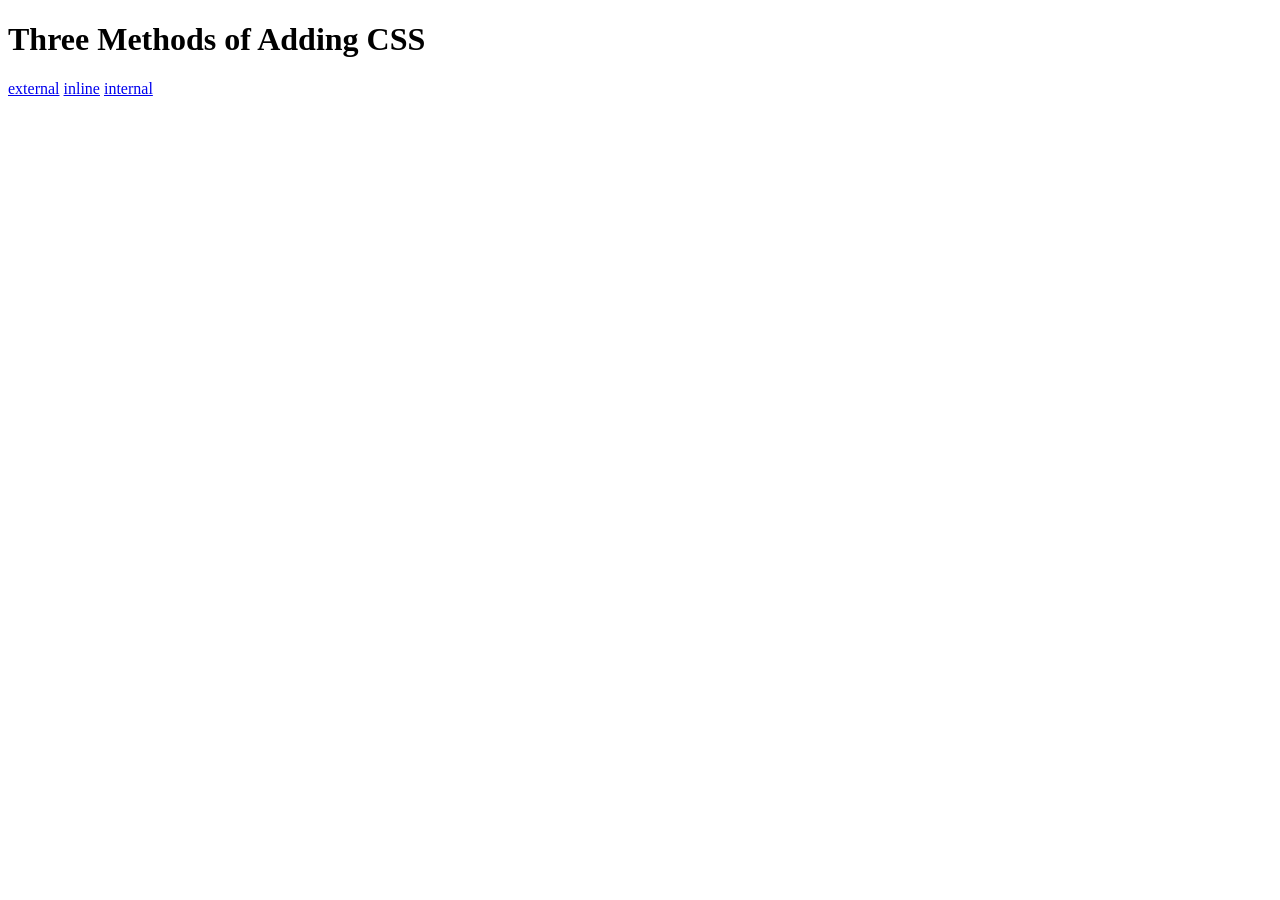
<file: project html/5.1. Adding CSS/index.html>
<!DOCTYPE html>
<html lang="en">

<head>
  <meta charset="UTF-8">
  <title>Adding CSS</title>
</head>

<body>
  <h1>Three Methods of Adding CSS</h1>
  <!-- Create 3 Links to The 3 Webpages: inline, internal and external -->
   <a href="/external.html" alt="external">external</a>
   <a href="/inline.html" alt="inline">inline</a>
   <a href="/internal.html" alt="internal">internal</a>
</body>

</html>
</file>
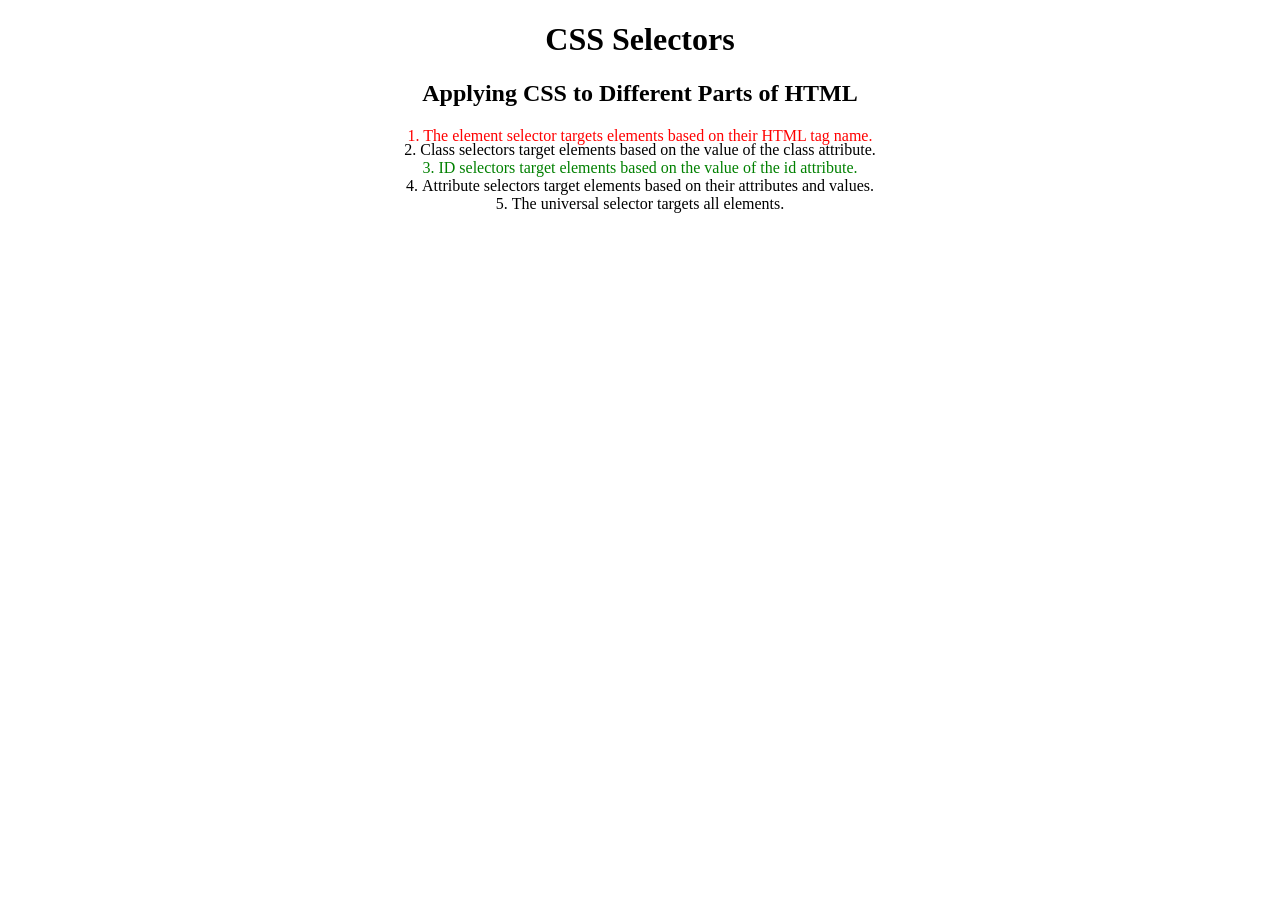
<file: project html/5.3 CSS Selectors/index.html>
<!DOCTYPE html>
<html lang="en">

<head>
  <meta charset="UTF-8">
  <title>CSS Selectors</title>
  <link rel="stylesheet" href="./style.css" />
</head>

<body>
  <h1>CSS Selectors</h1>
  <h2>Applying CSS to Different Parts of HTML</h2>
  <!-- TODO 1: Set the CSS for all paragraph tags to "color: red" -->
  <p class="note">1. The element selector targets elements based on their HTML tag name.</p>

  <ol>
    <!-- TODO 2: Set the CSS for all elements with a class of "note" to "font-size: 20px" -->
    <li class="note" value="2">Class selectors target elements based on the value of the class attribute.</li>

    <!-- TODO 3: Set the CSS for the element with an id of "id-selector-demo" to "color: green" -->
    <li class="note" id="id-selector-demo" value="3">ID selectors target elements based on the value of the id
      attribute.</li>

    <!-- TODO 4: Set the CSS for the li elements that have the "value" attribute set to "4" to have "color: blue" -->
    <li class="note" value="4">Attribute selectors target elements based on their attributes and values.</li>

    <!-- TODO 5: Set all elements to have "text-align: center" -->
    <li class="note" value="5">The universal selector targets all elements.</li>
  </ol>
</body>

</html>
</file>
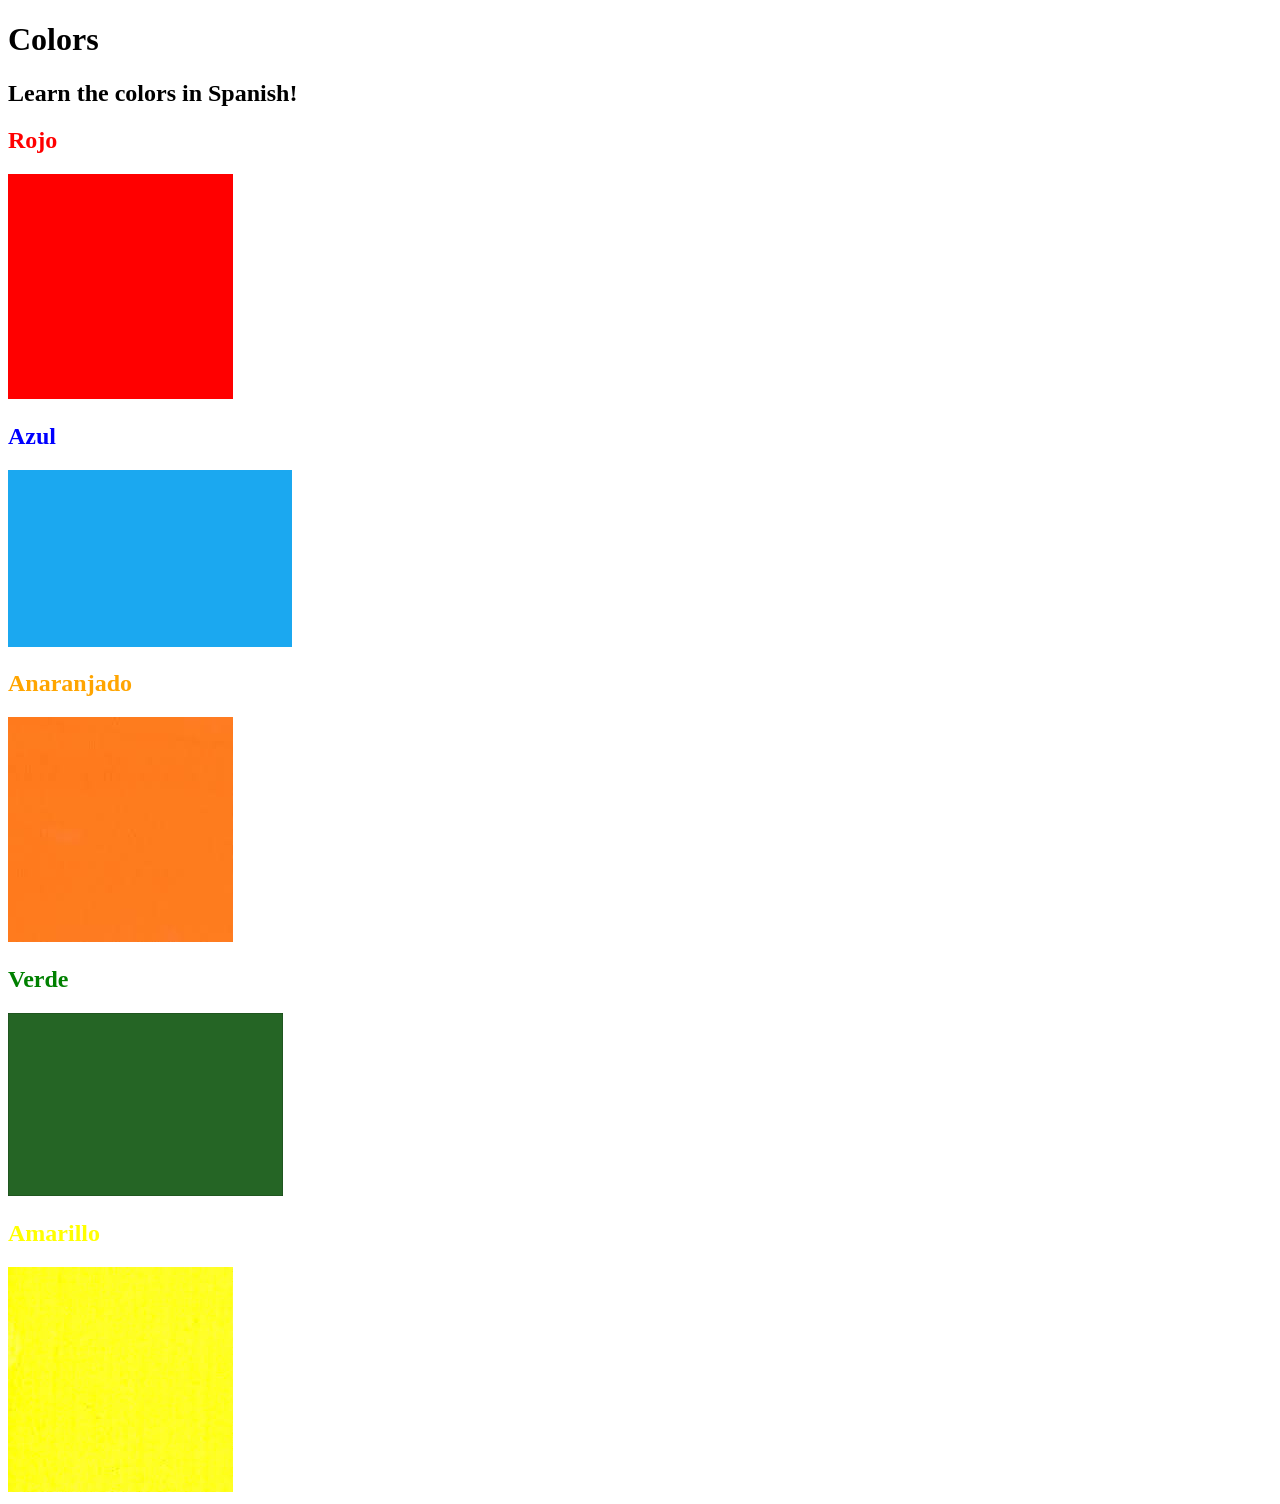
<file: project html/5.4 Color Vocab Project/index.html>
<!DOCTYPE html>
<html lang="en">

<head>
  <meta charset="UTF-8">
  <title>Spanish Vocabulary</title>
  <link rel="stylesheet" href="./style.css" />
</head>

<body>
  <h1>Colors</h1>
  <h2>Learn the colors in Spanish!</h2>
  <h2 class="color-title" id="red">Rojo</h2>
  <img class="color" src="./assets/images/red.png" alt="red" />

  <h2 class="color-title" id="blue">Azul</h2>
  <img src="./assets/images/blue.png" alt="blue" />

  <h2 class="color-title" id="orange">Anaranjado</h2>
  <img src="./assets/images/orange.png" alt="orange" />

  <h2 class="color-title" id="green">Verde</h2>
  <img src="./assets/images/green.png" alt="green" />

  <h2 class="color-title" id="yellow">Amarillo</h2>
  <img src="./assets/images/yellow.png" alt="yellow" />
</body>

</html>

<!-- 
TODOs
IMPORTANT: You should not need to make ANY CHANGES to index.html
All code should be written in your CSS file.

1. Create a CSS file and incorporate it as an external stylesheet.
2. Use CSS to style each of the color titles to meaning. 
Hint: Use the id to help if you don't know the words in spanish.
3. Use CSS to change all the color titles to have "font-weight: normal;"
4. Use CSS (not HTML) to make all the images 200px heigh and 200px wide. 
Hint: 
https://developer.mozilla.org/en-US/docs/Web/CSS/height
https://developer.mozilla.org/en-US/docs/Web/CSS/width
-->
</file>
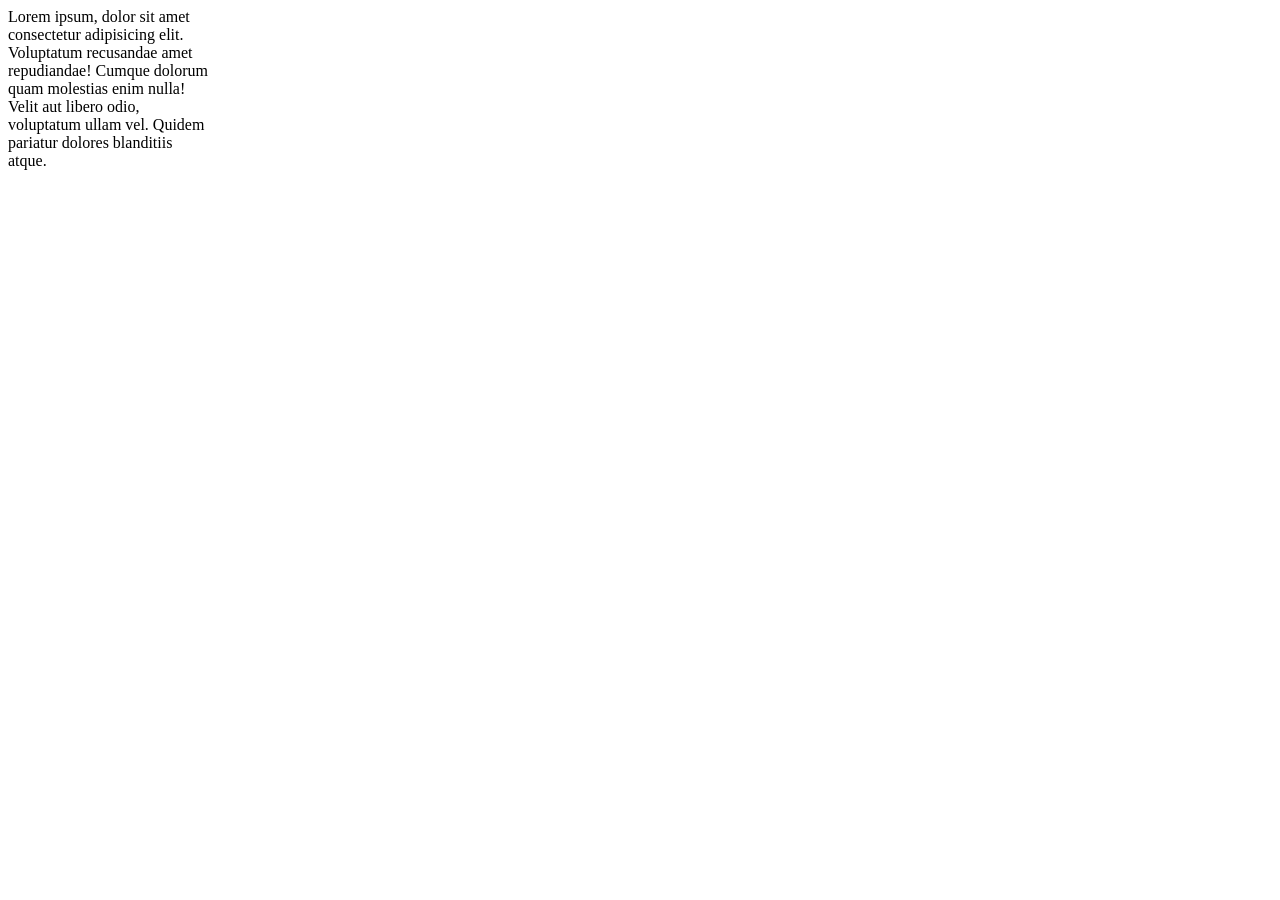
<file: project html/6.3 CSS Box Model/index.html>
<!DOCTYPE html>
<html lang="en">

<head>
  <meta charset="UTF-8">
  <title>CSS Box Model</title>
  <style>
    
    div{
   height:200px;
    width:200px;
}
 .first{
  color:cadetblue;
  padding:20px;
  border:10px black;
 }
 .second{
  color:gold;
  border:20px 10px
 }
 .third{
  color:indianred;
  border:10px
 }
 p{
  margin:0px;
 }

  </style>
</head>

<body>
<div id="first">
<P>Lorem ipsum, dolor sit amet consectetur adipisicing elit. Voluptatum recusandae amet repudiandae! Cumque dolorum quam molestias enim nulla! Velit aut libero odio, voluptatum ullam vel. Quidem pariatur dolores blanditiis atque.</P>
</div>
<div id="second">

</div>
<div id="third">

</div>

  <!-- TODOs:
1. Create 3 Boxes using the div element.
2. Set their sizes to 200px heigh by 200px wide.
3. Set different background colors for each of the boxes (I used cadetblue, gold and indianred).
4. Add a paragraph <p> element into the first div and add the following words:
    Lorem ipsum dolor sit amet, consectetur adipiscing elit. Aliquam at sapien porttitor urna elementum lacinia. In
    id magna pulvinar, ultricies lorem id, vehicula elit. Aliquam eu luctus nisl, vitae pellentesque magna. Phasellus
    dolor metus, laoreet ac convallis sit amet, efficitur sed dolor.
5. Set the 1st div to have 20px padding all around with a black 10px border.
6. Fix the style of the <p> element to remove all margins.
Hint: Use the CSS inspector in Chrome.
7. Set the 2nd div to have a 20px border on top and bottom and 10px border left and right. (See goal image)
8. Set the 3rd div to have a 10px border 
9. Set the margins for the divs so that each box corner touches the other. (See the goal image)
-->

</body>

</html>
</file>
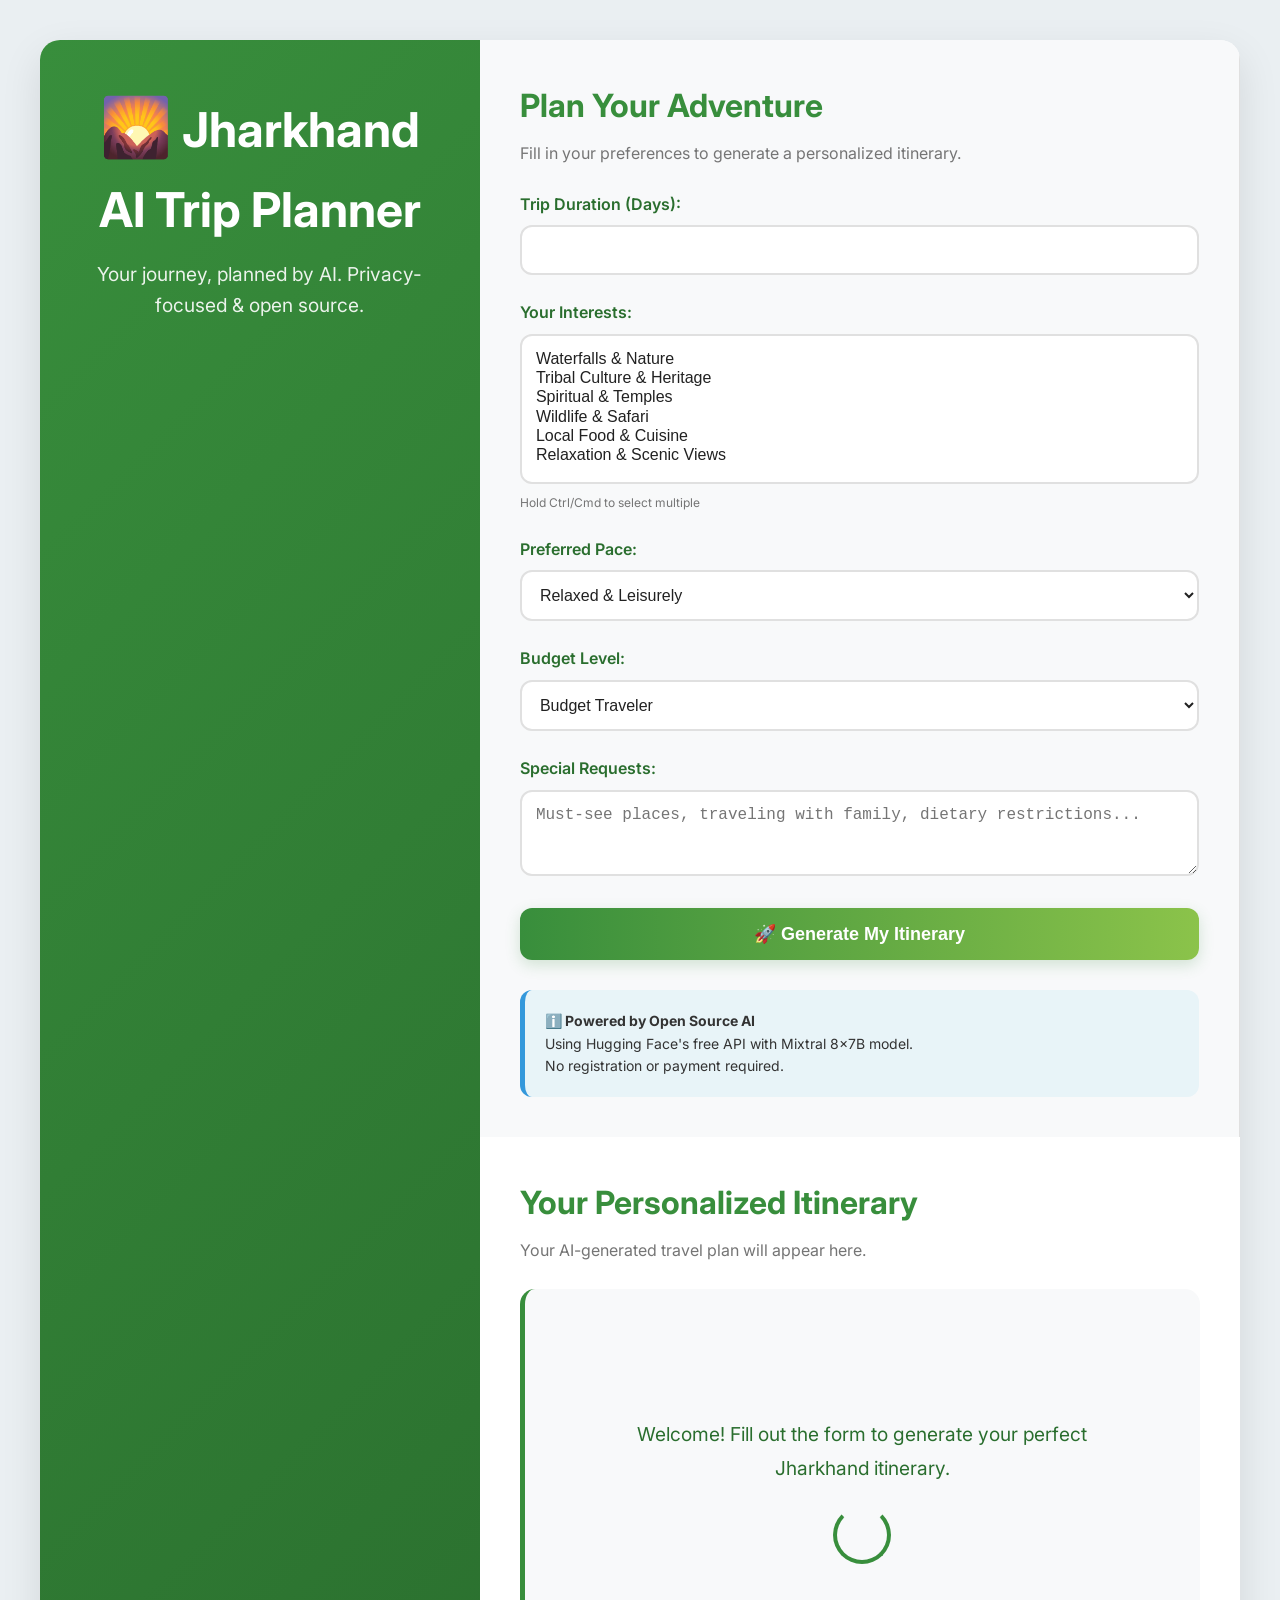
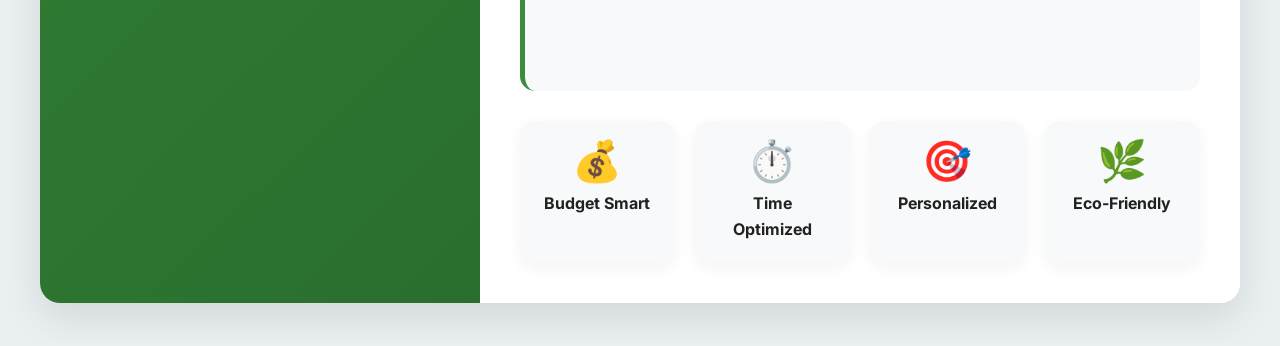
<file: project html/Dice Game/index.html>
<!DOCTYPE html>
<html lang="en">
<head>
    <meta charset="UTF-8">
    <meta name="viewport" content="width=device-width, initial-scale=1.0">
    <title>Jharkhand AI Trip Planner - Open Source</title>
    <link rel="preconnect" href="https://fonts.googleapis.com">
    <link rel="preconnect" href="https://fonts.gstatic.com" crossorigin>
    <link href="https://fonts.googleapis.com/css2?family=Inter:wght@400;600;700&display=swap" rel="stylesheet">
    <style>
        * {
            box-sizing: border-box;
            margin: 0;
            padding: 0;
        }

        :root {
            --primary-color: #388E3C;
            --primary-dark: #2A6E2E;
            --secondary-color: #8BC34A;
            --background-light: #F8F9FA;
            --background-dark: #EAEFF2;
            --text-color: #212121;
            --subtle-text: #757575;
            --card-background: #FFFFFF;
            --border-color: #E0E0E0;
            --shadow-color: rgba(0, 0, 0, 0.1);
        }

        body {
            font-family: 'Inter', sans-serif;
            line-height: 1.6;
            background: var(--background-dark);
            color: var(--text-color);
            min-height: 100vh;
            padding: 40px;
            display: flex;
            justify-content: center;
            align-items: center;
        }

        .container {
            max-width: 1200px;
            width: 100%;
            margin: 0 auto;
            background: var(--card-background);
            border-radius: 20px;
            box-shadow: 0 15px 40px var(--shadow-color);
            overflow: hidden;
            display: flex;
            flex-direction: column;
        }

        header {
            background: linear-gradient(135deg, var(--primary-color) 0%, var(--primary-dark) 100%);
            color: white;
            padding: 40px;
            text-align: center;
            position: relative;
            animation: fadeIn 1s ease-out;
        }

        header h1 {
            font-size: 3em;
            margin-bottom: 10px;
            font-weight: 700;
        }

        header p {
            font-size: 1.2em;
            opacity: 0.9;
        }
        
        .main-content {
            display: flex;
            flex-wrap: wrap;
            padding: 0;
            position: relative;
        }

        .form-section {
            flex: 1;
            min-width: 350px;
            padding: 40px;
            background: var(--background-light);
            border-right: 1px solid var(--border-color);
            position: relative;
        }
        
        .form-section h2, .result-section h2 {
            font-size: 2em;
            font-weight: 700;
            color: var(--primary-color);
            margin-bottom: 10px;
        }

        .form-section p, .result-section p {
            color: var(--subtle-text);
            margin-bottom: 25px;
        }

        .result-section {
            flex: 2;
            min-width: 450px;
            padding: 40px;
            background: var(--card-background);
        }

        .form-group {
            margin-bottom: 25px;
            animation: slideInLeft 0.5s ease-out;
        }
        
        label {
            display: block;
            margin-bottom: 8px;
            font-weight: 600;
            color: var(--primary-dark);
            transition: color 0.3s ease;
        }

        input, select, textarea {
            width: 100%;
            padding: 14px;
            border: 2px solid var(--border-color);
            border-radius: 12px;
            font-size: 16px;
            color: var(--text-color);
            transition: border-color 0.3s ease, box-shadow 0.3s ease;
            background-color: var(--card-background);
        }

        input:focus, select:focus, textarea:focus {
            outline: none;
            border-color: var(--primary-color);
            box-shadow: 0 0 0 4px rgba(56, 142, 60, 0.1);
        }

        select[multiple] {
            height: 150px;
        }

        small {
            color: var(--subtle-text);
            font-size: 12px;
            display: block;
            margin-top: 5px;
        }

        button {
            background: linear-gradient(90deg, var(--primary-color) 0%, var(--secondary-color) 100%);
            color: white;
            padding: 15px 30px;
            border: none;
            border-radius: 12px;
            cursor: pointer;
            font-size: 18px;
            font-weight: 700;
            width: 100%;
            transition: transform 0.2s cubic-bezier(0.68, -0.55, 0.27, 1.55), box-shadow 0.3s ease;
            box-shadow: 0 5px 15px rgba(56, 142, 60, 0.2);
            position: relative;
            overflow: hidden;
            z-index: 1;
        }

        button:hover {
            transform: translateY(-4px);
            box-shadow: 0 10px 25px rgba(56, 142, 60, 0.3);
        }
        
        button:hover:before {
            transform: scale(1);
        }

        button:before {
            content: '';
            position: absolute;
            top: 0;
            left: 0;
            width: 100%;
            height: 100%;
            background: rgba(255, 255, 255, 0.1);
            transition: transform 0.5s cubic-bezier(0.68, -0.55, 0.27, 1.55);
            transform: scale(0);
            z-index: -1;
            border-radius: 12px;
        }

        button:disabled {
            background: var(--border-color);
            color: var(--subtle-text);
            transform: none;
            cursor: not-allowed;
            box-shadow: none;
        }

        #result {
            min-height: 400px;
            padding: 30px;
            background: var(--background-light);
            border-radius: 15px;
            border-left: 5px solid var(--primary-color);
            white-space: pre-wrap;
            line-height: 1.8;
            overflow-y: auto;
            max-height: 70vh;
        }

        .loading {
            text-align: center;
            padding: 40px;
            color: var(--primary-dark);
            font-size: 1.2em;
            animation: pulse 1.5s infinite;
        }
        
        .loading::after {
            content: '';
            display: block;
            margin-top: 20px;
            width: 50px;
            height: 50px;
            border: 4px solid var(--primary-color);
            border-top-color: transparent;
            border-radius: 50%;
            margin-left: auto;
            margin-right: auto;
            animation: spin 1s linear infinite;
        }

        .api-info {
            background: #e8f4f8;
            padding: 20px;
            border-radius: 12px;
            margin-top: 30px;
            font-size: 14px;
            border-left: 5px solid #3498db;
            color: #333;
            animation: slideInUp 0.5s ease-out;
        }

        .feature-grid {
            display: grid;
            grid-template-columns: repeat(auto-fit, minmax(150px, 1fr));
            gap: 20px;
            margin-top: 30px;
            animation: fadeIn 1s ease-out;
        }

        .feature {
            background: var(--background-light);
            padding: 20px;
            border-radius: 15px;
            text-align: center;
            box-shadow: 0 5px 15px rgba(0, 0, 0, 0.05);
            transition: transform 0.3s ease, box-shadow 0.3s ease;
        }
        
        .feature:hover {
            transform: translateY(-5px);
            box-shadow: 0 10px 20px rgba(0, 0, 0, 0.1);
        }

        .feature div {
            font-size: 2.5em;
            margin-bottom: 10px;
            line-height: 1;
        }

        @media (min-width: 768px) {
            .container {
                flex-direction: row;
            }
            .form-section, .result-section {
                min-height: 700px;
            }
        }
        
        @media (max-width: 768px) {
            body {
                padding: 15px;
            }
            .form-section {
                border-right: none;
                border-bottom: 1px solid var(--border-color);
            }
            
            header h1 {
                font-size: 2em;
            }
            header {
                padding: 30px;
            }
            .form-section, .result-section {
                padding: 25px;
            }
        }

        .success-message {
            color: var(--primary-color);
            font-weight: 700;
            margin-bottom: 20px;
            text-align: center;
        }

        .error-message {
            color: #E53935;
            font-weight: 700;
            margin-bottom: 20px;
            text-align: center;
        }

        @keyframes fadeIn {
            from { opacity: 0; transform: translateY(-20px); }
            to { opacity: 1; transform: translateY(0); }
        }

        @keyframes slideInLeft {
            from { opacity: 0; transform: translateX(-30px); }
            to { opacity: 1; transform: translateX(0); }
        }

        @keyframes slideInUp {
            from { opacity: 0; transform: translateY(20px); }
            to { opacity: 1; transform: translateY(0); }
        }

        @keyframes spin {
            from { transform: rotate(0deg); }
            to { transform: rotate(360deg); }
        }
        
        @keyframes pulse {
            0% { transform: scale(1); }
            50% { transform: scale(1.05); }
            100% { transform: scale(1); }
        }
        
    </style>
</head>
<body>
    <div class="container">
        <header>
            <h1><span style="font-size: 1.2em;">🌄</span> Jharkhand AI Trip Planner</h1>
            <p>Your journey, planned by AI. Privacy-focused & open source.</p>
        </header>

        <div class="main-content">
            <div class="form-section">
                <h2>Plan Your Adventure</h2>
                <p>Fill in your preferences to generate a personalized itinerary.</p>
                
                <form id="tripForm">
                    <div class="form-group">
                        <label for="duration">Trip Duration (Days):</label>
                        <input type="number" id="duration" min="1" max="14" required>
                    </div>

                    <div class="form-group">
                        <label for="interests">Your Interests:</label>
                        <select id="interests" multiple required>
                            <option value="waterfalls">Waterfalls & Nature</option>
                            <option value="culture">Tribal Culture & Heritage</option>
                            <option value="spiritual">Spiritual & Temples</option>
                            <option value="wildlife">Wildlife & Safari</option>
                            <option value="food">Local Food & Cuisine</option>
                            <option value="relaxation">Relaxation & Scenic Views</option>
                        </select>
                        <small>Hold Ctrl/Cmd to select multiple</small>
                    </div>

                    <div class="form-group">
                        <label for="pace">Preferred Pace:</label>
                        <select id="pace" required>
                            <option value="relaxed">Relaxed & Leisurely</option>
                            <option value="moderate">Moderate</option>
                            <option value="fast">Fast-Paced & Packed</option>
                        </select>
                    </div>

                    <div class="form-group">
                        <label for="budget">Budget Level:</label>
                        <select id="budget" required>
                            <option value="budget">Budget Traveler</option>
                            <option value="mid">Mid-Range</option>
                            <option value="luxury">Luxury Experience</option>
                        </select>
                    </div>

                    <div class="form-group">
                        <label for="notes">Special Requests:</label>
                        <textarea id="notes" rows="3" placeholder="Must-see places, traveling with family, dietary restrictions..."></textarea>
                    </div>

                    <button type="submit" id="generateBtn">
                        🚀 Generate My Itinerary
                    </button>
                </form>

                <div class="api-info">
                    <strong>ℹ️ Powered by Open Source AI</strong><br>
                    Using Hugging Face's free API with Mixtral 8x7B model.<br>
                    No registration or payment required.
                </div>
            </div>

            <div class="result-section">
                <h2>Your Personalized Itinerary</h2>
                <p>Your AI-generated travel plan will appear here.</p>
                
                <div id="result">
                    <div class="loading" style="animation: none;">Welcome! Fill out the form to generate your perfect Jharkhand itinerary.</div>
                </div>

                <div class="feature-grid">
                    <div class="feature">
                        <div>💰</div>
                        <strong>Budget Smart</strong>
                    </div>
                    <div class="feature">
                        <div>⏱️</div>
                        <strong>Time Optimized</strong>
                    </div>
                    <div class="feature">
                        <div>🎯</div>
                        <strong>Personalized</strong>
                    </div>
                    <div class="feature">
                        <div>🌿</div>
                        <strong>Eco-Friendly</strong>
                    </div>
                </div>
            </div>
        </div>
    </div>

    <script>
        document.addEventListener('DOMContentLoaded', function() {
            const tripForm = document.getElementById('tripForm');
            const generateBtn = document.getElementById('generateBtn');
            const resultDiv = document.getElementById('result');

            const API_URL = "https://api-inference.huggingface.co/models/mistralai/Mixtral-8x7B-Instruct-v0.1";

            const mockResponse = `
**🌄 4-Day Jharkhand Adventure Itinerary**

**Day 1: Arrival in Ranchi - The Capital City**
* **🕘 9:00 AM:** Arrive at Birsa Munda Airport (IXR)
* **🕙 10:30 AM:** Check into mid-range hotel (₹2000-3000/night)
* **🕛 12:00 PM:** Lunch at local restaurant - try Litti Chokha
* **🕒 3:00 PM:** Visit Rock Garden and Kanke Dam
* **🕕 6:00 PM:** Explore local markets for handicrafts
* **🕗 8:00 PM:** Dinner at hotel

**Day 2: Waterfall Circuit - Natural Wonders**
* **🕘 9:00 AM:** Drive to Dassam Falls (40km from Ranchi)
* **🕚 11:00 AM:** Explore Dassam Falls and enjoy photography
* **🕐 1:00 PM:** Picnic lunch near the falls
* **🕒 3:00 PM:** Visit nearby Jonha Falls (Gautamdhara)
* **🕕 6:00 PM:** Return to Ranchi
* **🕗 8:00 PM:** Traditional Jharkhand dinner

**Day 3: Tribal Culture & Hill Station**
* **🕘 9:00 AM:** Drive to Netarhat (156km, 4 hours)
* **🕐 1:00 PM:** Check into forest lodge (₹1500-2500/night)
* **🕒 3:00 PM:** Visit Netarhat viewpoints and pine forests
* **🕔 5:00 PM:** Experience local tribal culture
* **🕗 8:00 PM:** Dinner with local cuisine

**Day 4: Nature Walk & Departure**
* **🕗 8:00 AM:** Morning nature walk in Netarhat
* **🕙 10:00 AM:** Visit local market for souvenirs
* **🕛 12:00 PM:** Begin return journey to Ranchi
* **🕓 4:00 PM:** Arrive at airport for departure

**💰 Estimated Budget: ₹15,000-20,000 per person**
**🍽️ Must-Try Foods:** Litti Chokha, Thekua, Handia, Bamboo Shoot Curry
**🎒 Travel Tips:** October-March best season, carry cash, comfortable shoes recommended
`;

            tripForm.addEventListener('submit', async function(event) {
                event.preventDefault();
                generateBtn.disabled = true;
                generateBtn.textContent = 'Generating...';
                resultDiv.innerHTML = '<div class="loading"></div>';

                const duration = document.getElementById('duration').value;
                const interestsElement = document.getElementById('interests');
                const interests = Array.from(interestsElement.selectedOptions).map(option => option.value);
                const pace = document.getElementById('pace').value;
                const budget = document.getElementById('budget').value;
                const notes = document.getElementById('notes').value;

                const prompt = `Create a detailed ${duration}-day travel itinerary for Jharkhand, India.

Traveler Preferences:
- Interests: ${interests.join(', ')}
- Pace: ${pace}
- Budget: ${budget}
- Special Requests: ${notes || 'None'}

Please include:
1. Day-by-day schedule with specific timings
2. Key attractions in Jharkhand (waterfalls, cultural sites, nature spots)
3. Travel time between locations
4. Meal suggestions with local cuisine
5. Accommodation recommendations
6. Practical tips and budget estimates
7. Cultural insights and safety advice

Format with clear headings and bullet points for easy reading.`;

                try {
                    const response = await fetch(API_URL, {
                        method: 'POST',
                        headers: {
                            'Content-Type': 'application/json',
                        },
                        body: JSON.stringify({
                            inputs: prompt,
                            parameters: {
                                max_new_tokens: 1200,
                                temperature: 0.7,
                                return_full_text: false
                            }
                        })
                    });

                    if (!response.ok) {
                        throw new Error(`API error: ${response.status}`);
                    }

                    const data = await response.json();
                    
                    if (data && data[0] && data[0].generated_text) {
                        const itineraryText = data[0].generated_text;
                        resultDiv.innerHTML = `
                            <div class="success-message">✅ Itinerary Generated Successfully!</div>
                            <div style="margin-top: 20px;">${itineraryText}</div>
                        `;
                    } else {
                        throw new Error('Invalid response format from AI');
                    }

                } catch (error) {
                    console.error("Error:", error);
                    resultDiv.innerHTML = `
                        <div class="error-message">⚠️ AI service temporarily unavailable. Showing sample itinerary:</div>
                        <div style="margin-top: 20px;">${mockResponse}</div>
                    `;
                } finally {
                    generateBtn.disabled = false;
                    generateBtn.textContent = '🚀 Generate My Itinerary';
                }
            });

            const inputs = document.querySelectorAll('input, select, textarea');
            inputs.forEach(input => {
                input.addEventListener('focus', () => {
                    input.style.boxShadow = '0 0 0 4px rgba(56, 142, 60, 0.2)';
                });
                input.addEventListener('blur', () => {
                    input.style.boxShadow = 'none';
                });
            });
        });
    </script>
<!-- Code injected by live-server -->
<script>
	// <![CDATA[  <-- For SVG support
	if ('WebSocket' in window) {
		(function () {
			function refreshCSS() {
				var sheets = [].slice.call(document.getElementsByTagName("link"));
				var head = document.getElementsByTagName("head")[0];
				for (var i = 0; i < sheets.length; ++i) {
					var elem = sheets[i];
					var parent = elem.parentElement || head;
					parent.removeChild(elem);
					var rel = elem.rel;
					if (elem.href && typeof rel != "string" || rel.length == 0 || rel.toLowerCase() == "stylesheet") {
						var url = elem.href.replace(/(&|\?)_cacheOverride=\d+/, '');
						elem.href = url + (url.indexOf('?') >= 0 ? '&' : '?') + '_cacheOverride=' + (new Date().valueOf());
					}
					parent.appendChild(elem);
				}
			}
			var protocol = window.location.protocol === 'http:' ? 'ws://' : 'wss://';
			var address = protocol + window.location.host + window.location.pathname + '/ws';
			var socket = new WebSocket(address);
			socket.onmessage = function (msg) {
				if (msg.data == 'reload') window.location.reload();
				else if (msg.data == 'refreshcss') refreshCSS();
			};
			if (sessionStorage && !sessionStorage.getItem('IsThisFirstTime_Log_From_LiveServer')) {
				console.log('Live reload enabled.');
				sessionStorage.setItem('IsThisFirstTime_Log_From_LiveServer', true);
			}
		})();
	}
	else {
		console.error('Upgrade your browser. This Browser is NOT supported WebSocket for Live-Reloading.');
	}
	// ]]>
</script>
</body>
</html>
</file>
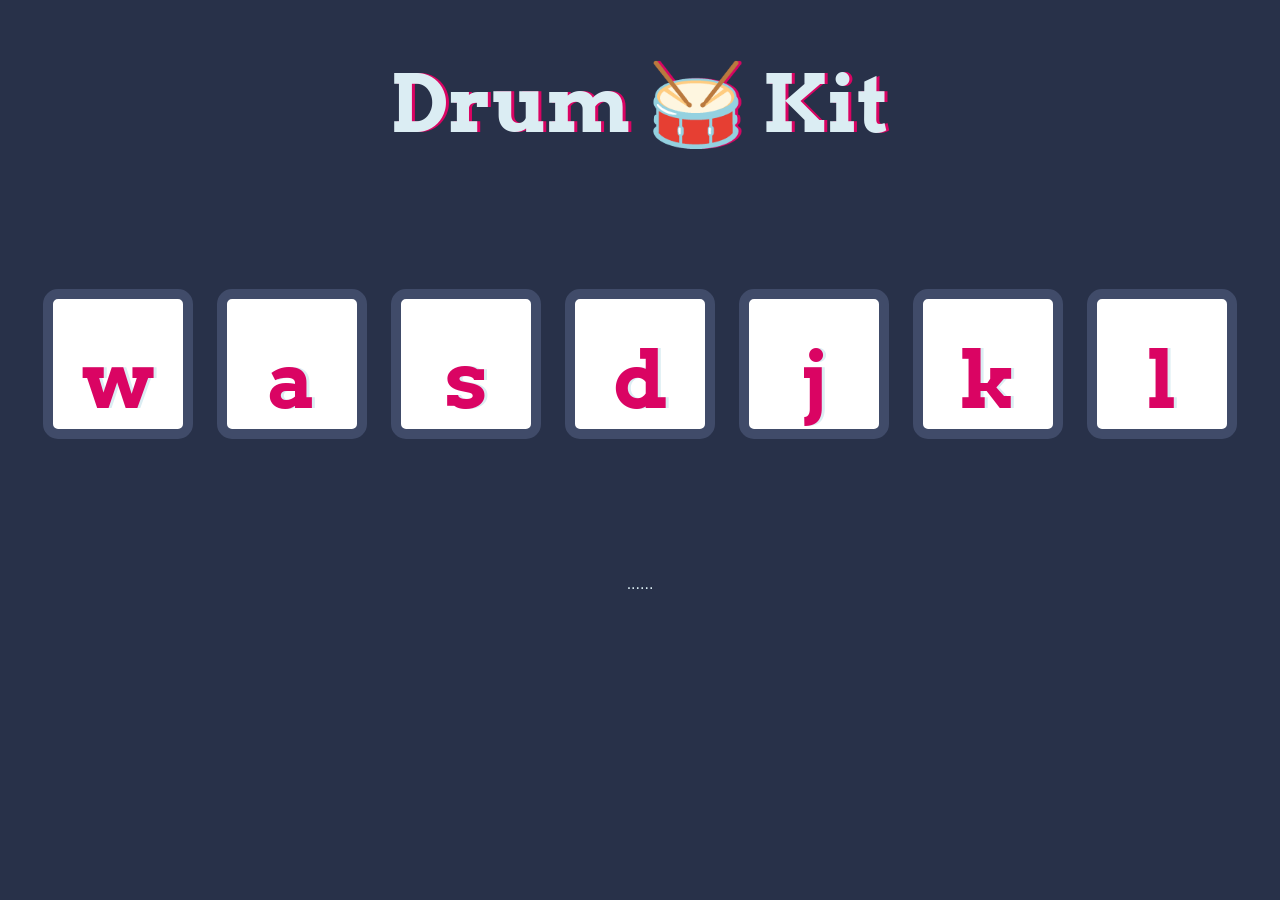
<file: project html/Drum Kit/index.html>
<!DOCTYPE html>
<html lang="en" dir="ltr">

<head>
  <meta charset="utf-8">
  <title>Drum Kit</title>
  <link rel="stylesheet" href="styles.css">
  <link href="https://fonts.googleapis.com/css?family=Arvo" rel="stylesheet">
</head>

<body>

  <h1 id="title">Drum 🥁 Kit</h1>
  <div class="set">
    <button class="w drum">w</button>
    <button class="a drum">a</button>
    <button class="s drum">s</button>
    <button class="d drum">d</button>
    <button class="j drum">j</button>
    <button class="k drum">k</button>
    <button class="l drum">l</button>
  </div>


  <footer>
    ......
  </footer>
</body>

</html>
</file>
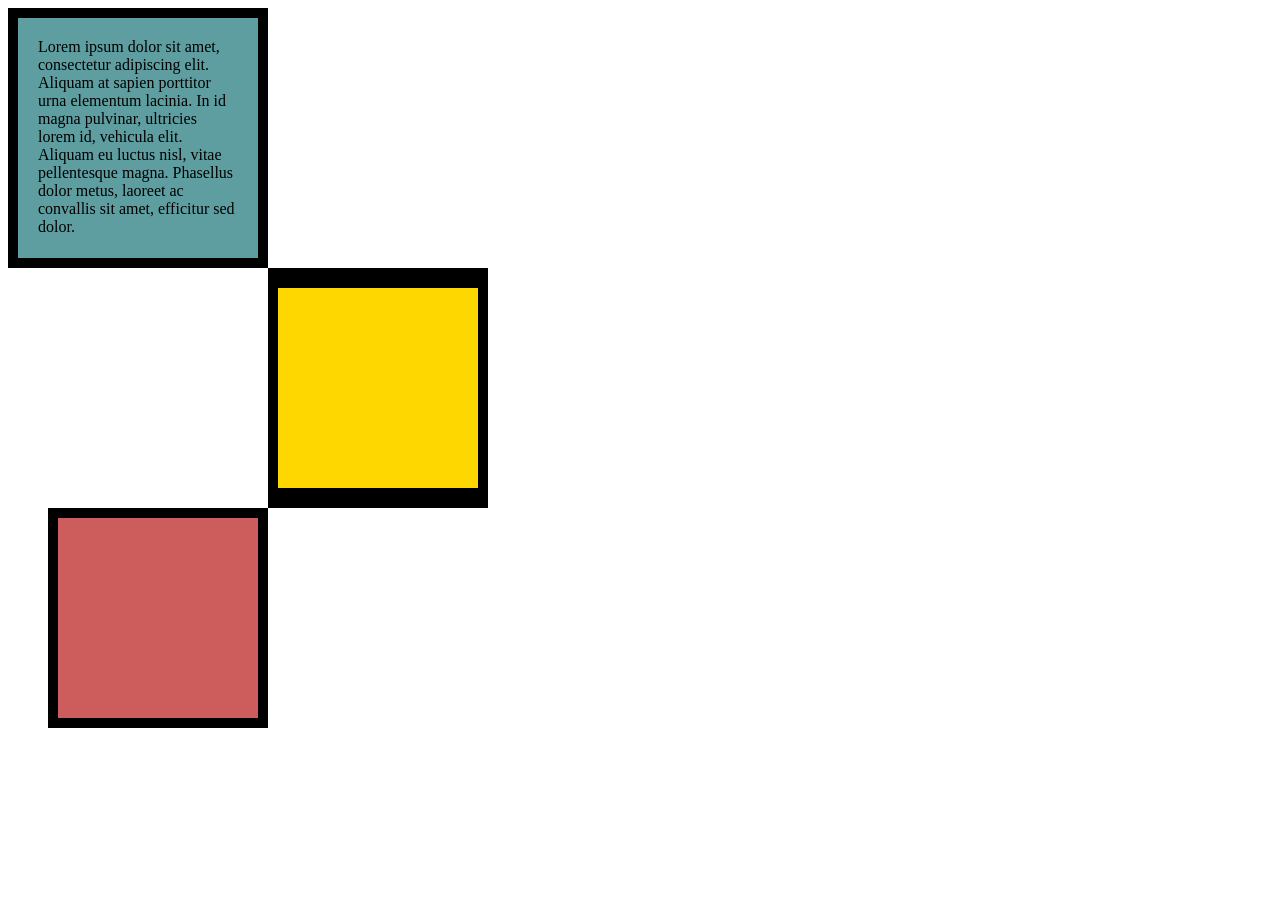
<file: project html/6.3 CSS Box Model/solution.html>
<!DOCTYPE html>
<html lang="en">

<head>
  <meta charset="UTF-8">
  <title>CSS Box Model</title>
  <style>
    div {
      height: 200px;
      width: 200px;
    }

    p {
      margin: 0;
    }

    #first {
      background-color: cadetblue;
      padding: 20px;
      border: 10px solid black;
    }

    #second {
      background-color: gold;
      border: solid black;
      border-width: 20px 10px;
      margin-left: 260px;
    }

    #third {
      background-color: indianred;
      border: 10px solid black;
      margin-left: 40px;
    }
  </style>
</head>

<body>
  <div id="first">
    <p>Lorem ipsum dolor sit amet, consectetur adipiscing elit. Aliquam at sapien porttitor urna elementum lacinia. In
      id magna pulvinar, ultricies lorem id, vehicula elit. Aliquam eu luctus nisl, vitae pellentesque magna. Phasellus
      dolor metus, laoreet ac convallis sit amet, efficitur sed dolor. </p>
  </div>
  <div id="second">

  </div>
  <div id="third">

  </div>
</body>

</html>
</file>
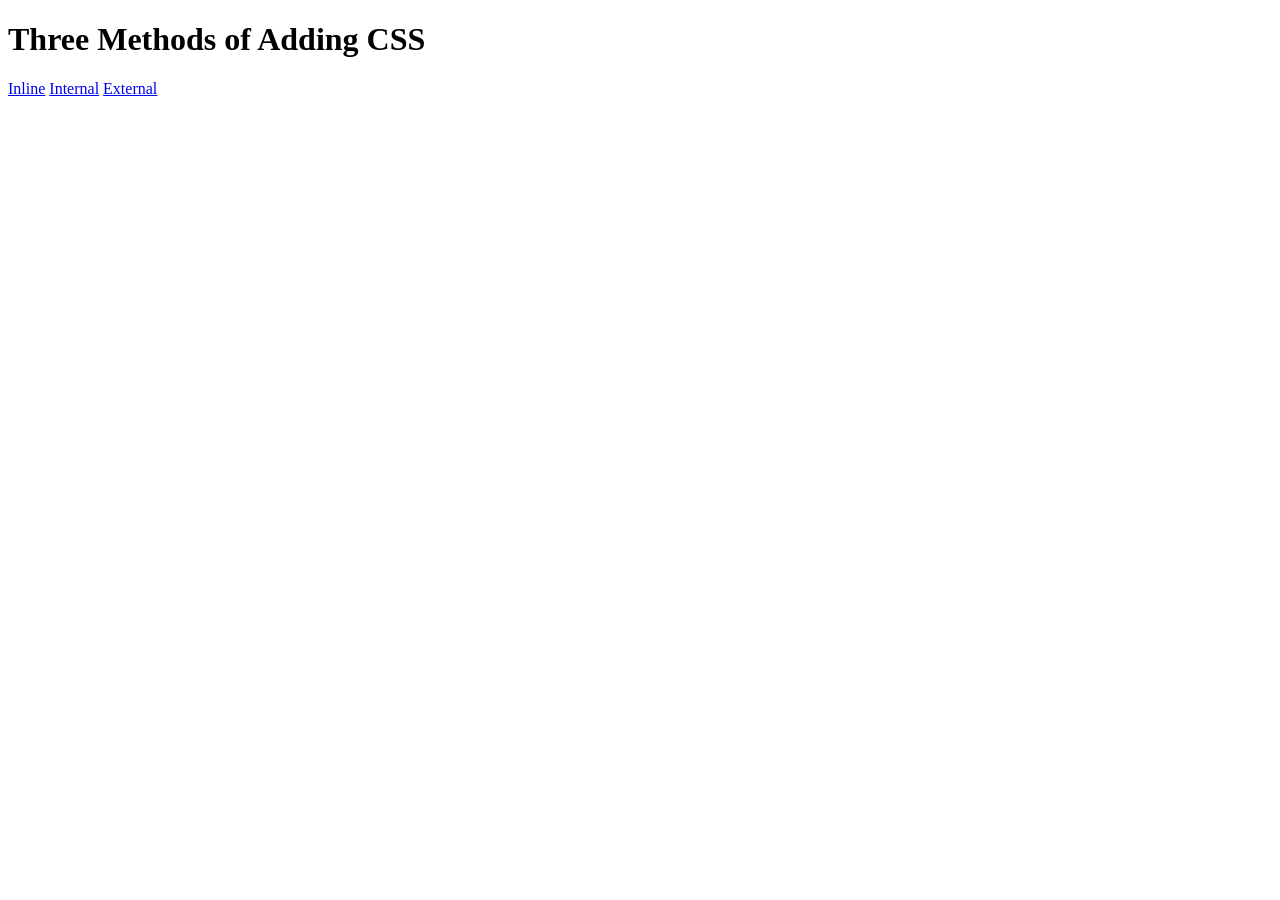
<file: project html/5.1. Adding CSS/Solution/solution.html>
<!DOCTYPE html>
<html lang="en">

<head>
  <meta charset="UTF-8">
  <title>Adding CSS</title>
</head>

<body>
  <h1>Three Methods of Adding CSS</h1>
  <!-- Create 3 Links to The 3 Webpages: inline, internal and external -->
  <a href="./inline.html">Inline</a>
  <a href="./internal.html">Internal</a>
  <a href="./external.html">External</a>
</body>

</html>
</file>
<file: project html/5.3 CSS Selectors/style.css>
ol {
  margin-left: -40px;
  margin-top: -20px;
  list-style-position: inside;
}

/* Write your CSS below, don't change the rules above. */
body{
  text-align:center
}
p{
    color:red
}
.note{
  size:20px
}
#id-selector-demo{
  color:green
}
li [value='4']{
   color:blue
}
</file>
<file: project html/5.4 Color Vocab Project/style.css>
#red{
    color:red
}
#green{
    color:green
}
#yellow{
    color:yellow
}
#blue{
    color:blue
}
#orange{
    color:orange
}
#color-title{
    font-weight:normal
}
.src{
    height:200px;
    width: 200px;
}
</file>
<file: project html/Drum Kit/styles.css>
body {
  text-align: center;
  background-color: #283149;
}

h1 {
  font-size: 5rem;
  color: #DBEDF3;
  font-family: "Arvo", cursive;
  text-shadow: 3px 0 #DA0463;

}

footer {
  color: #DBEDF3;
  font-family: sans-serif;
}

.w {

}

.a {

}

.s {

}

.d {

}

.j {

}

.k {

}

.l {

}

.set {
  margin: 10% auto;
}

.game-over {
  background-color: red;
  opacity: 0.8;
}

.pressed {
  box-shadow: 0 3px 4px 0 #DBEDF3;
  opacity: 0.5;
}

.red {
  color: red;
}

.drum {
  outline: none;
  border: 10px solid #404B69;
  font-size: 5rem;
  font-family: 'Arvo', cursive;
  line-height: 2;
  font-weight: 900;
  color: #DA0463;
  text-shadow: 3px 0 #DBEDF3;
  border-radius: 15px;
  display: inline-block;
  width: 150px;
  height: 150px;
  text-align: center;
  margin: 10px;
  background-color: white;
}
</file>
